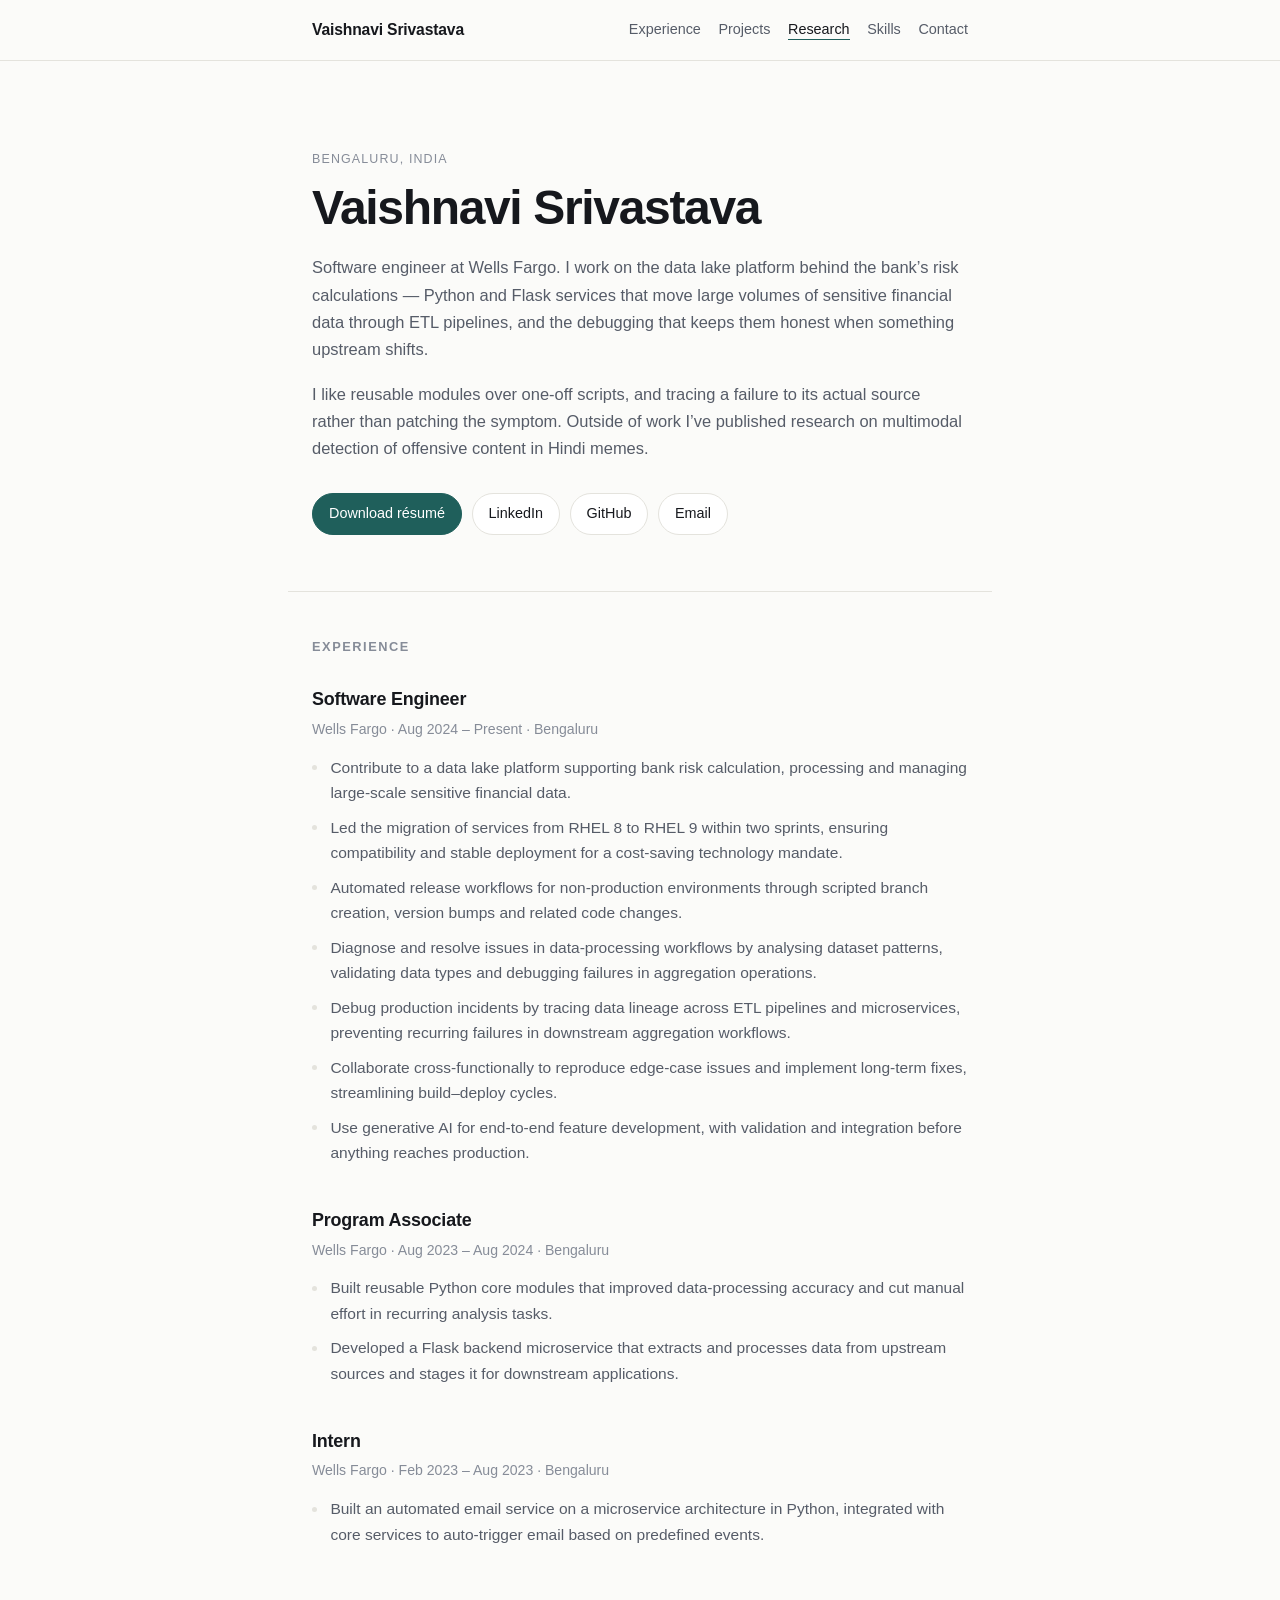
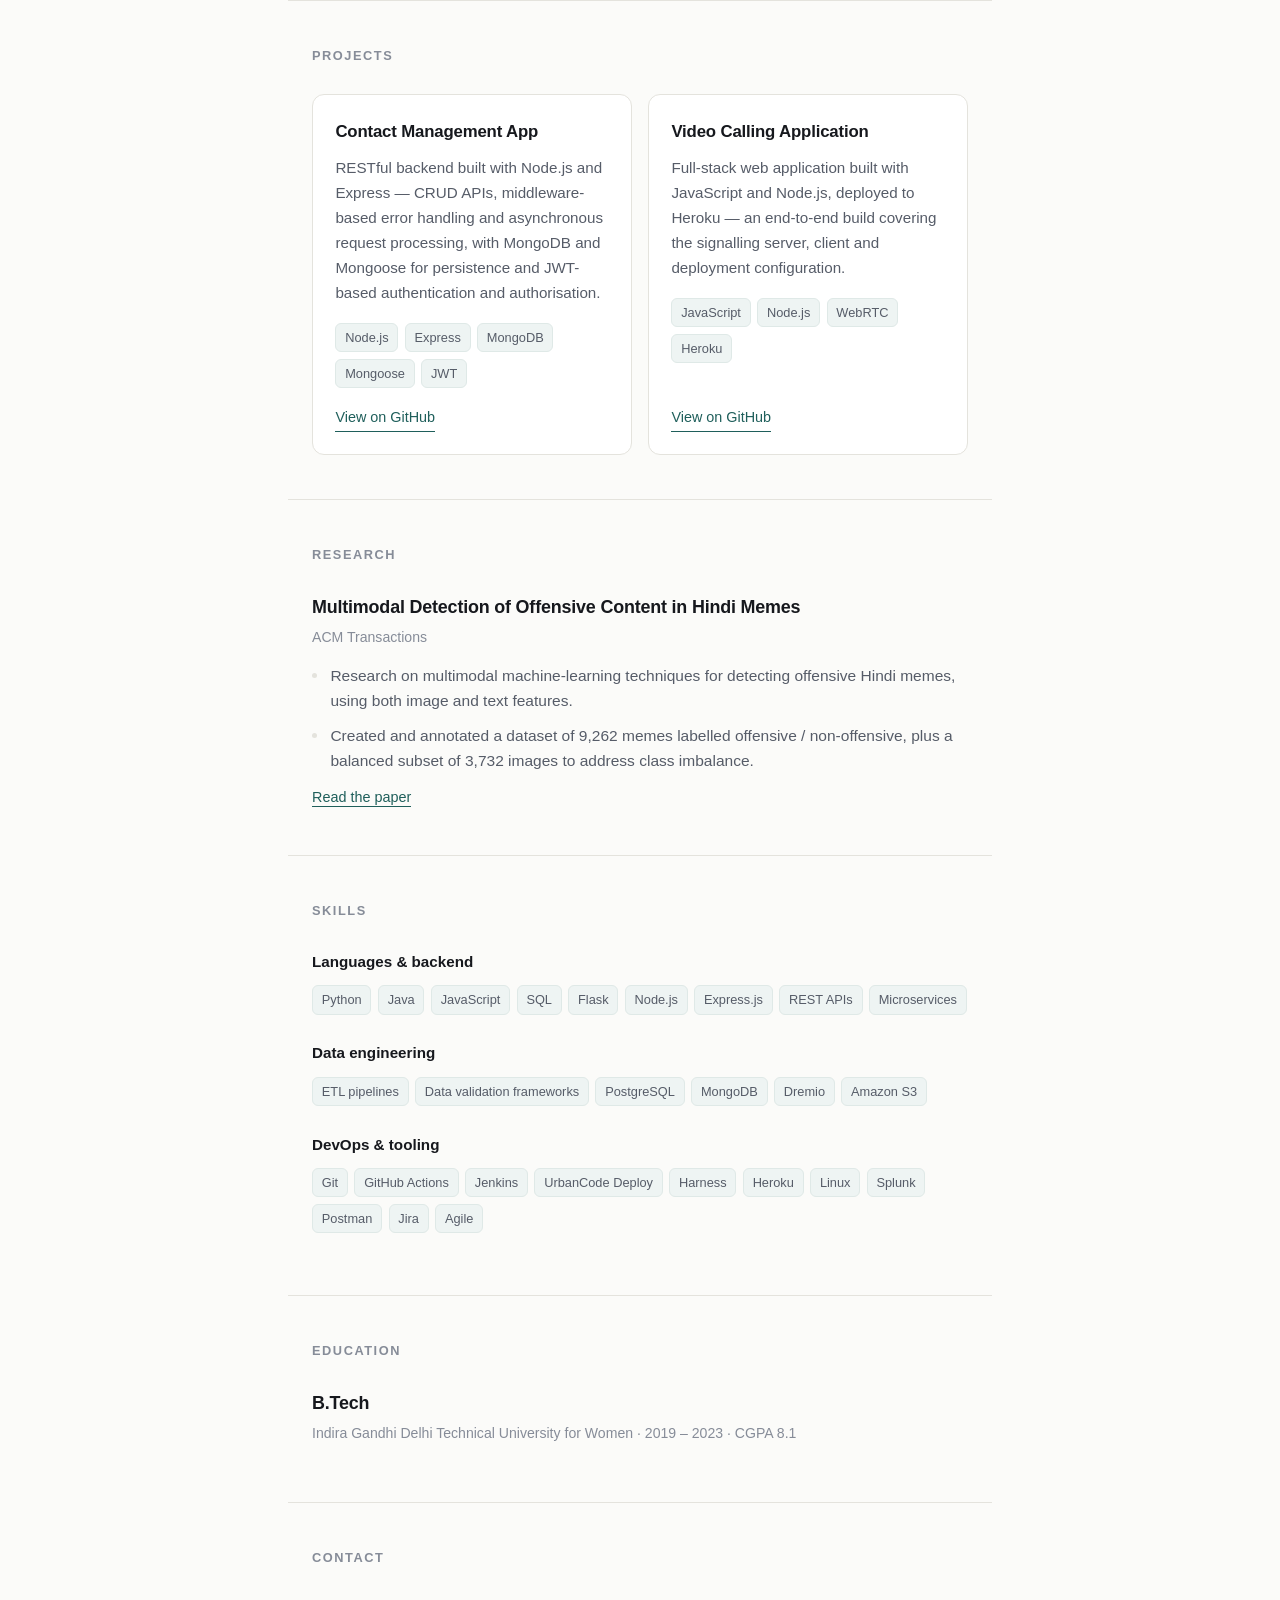
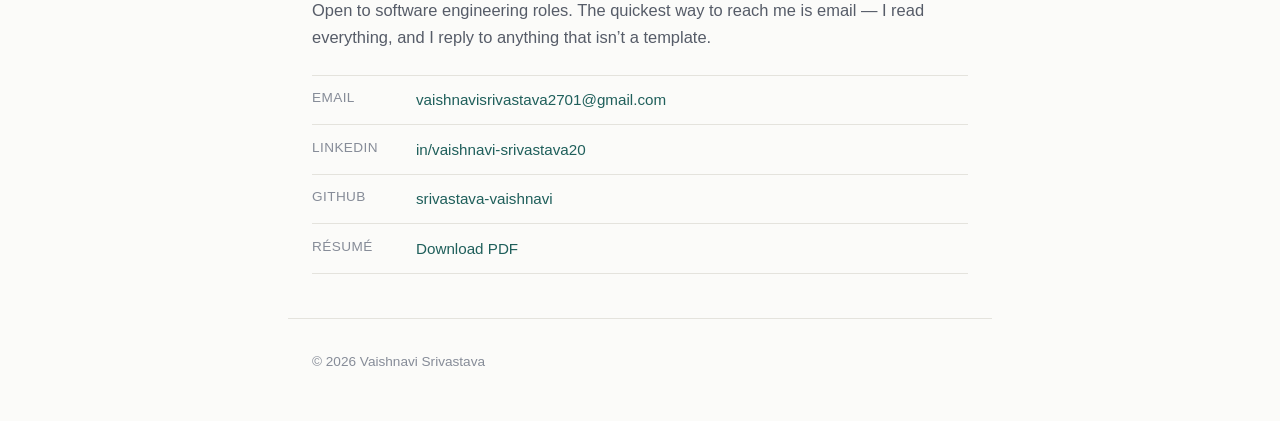
<file: index.html>
<!DOCTYPE html>
<html lang="en">
<head>
<meta charset="utf-8">
<meta name="viewport" content="width=device-width, initial-scale=1">
<title>Vaishnavi Srivastava — Software Engineer</title>
<meta name="description" content="Software engineer at Wells Fargo working on data lake platforms, ETL pipelines and Python backend services. Bengaluru, India.">
<meta name="author" content="Vaishnavi Srivastava">
<link rel="canonical" href="https://srivastava-vaishnavi.github.io/">
<meta name="theme-color" content="#fbfbf9">

<meta property="og:type" content="website">
<meta property="og:title" content="Vaishnavi Srivastava — Software Engineer">
<meta property="og:description" content="Software engineer at Wells Fargo working on data lake platforms, ETL pipelines and Python backend services.">
<meta property="og:url" content="https://srivastava-vaishnavi.github.io/">
<meta name="twitter:card" content="summary">

<link rel="icon" href="favicon.svg" type="image/svg+xml">
<link rel="stylesheet" href="styles.css">
</head>
<body>

<a class="skip" href="#main">Skip to content</a>

<header class="topbar">
  <div class="wrap topbar-inner">
    <a class="wordmark" href="#top">Vaishnavi&nbsp;Srivastava</a>
    <nav aria-label="Sections">
      <ul class="navlist">
        <li><a href="#experience">Experience</a></li>
        <li><a href="#projects">Projects</a></li>
        <li><a href="#research">Research</a></li>
        <li><a href="#skills">Skills</a></li>
        <li><a href="#contact">Contact</a></li>
      </ul>
    </nav>
  </div>
</header>

<main id="main">

  <section id="top" class="hero wrap">
    <p class="eyebrow">Bengaluru, India</p>
    <h1>Vaishnavi Srivastava</h1>
    <p class="lede">
      Software engineer at Wells Fargo. I work on the data lake platform behind the
      bank&rsquo;s risk calculations — Python and Flask services that move large volumes of
      sensitive financial data through ETL pipelines, and the debugging that keeps them honest
      when something upstream shifts.
    </p>
    <p class="lede">
      I like reusable modules over one-off scripts, and tracing a failure to its actual source
      rather than patching the symptom. Outside of work I&rsquo;ve published research on
      multimodal detection of offensive content in Hindi memes.
    </p>

    <div class="actions">
      <a class="btn btn-primary" href="Vaishnavi-Srivastava-Resume.pdf">Download résumé</a>
      <a class="btn" href="https://www.linkedin.com/in/vaishnavi-srivastava20/" target="_blank" rel="noopener">LinkedIn</a>
      <a class="btn" href="https://github.com/srivastava-vaishnavi" target="_blank" rel="noopener">GitHub</a>
      <a class="btn" href="mailto:vaishnavisrivastava2701@gmail.com">Email</a>
    </div>
  </section>

  <section id="experience" class="wrap section">
    <h2>Experience</h2>

    <article class="entry">
      <div class="entry-head">
        <h3>Software Engineer</h3>
        <p class="meta">Wells Fargo · Aug 2024 – Present · Bengaluru</p>
      </div>
      <ul class="bullets">
        <li>Contribute to a data lake platform supporting bank risk calculation, processing and
            managing large-scale sensitive financial data.</li>
        <li>Led the migration of services from RHEL 8 to RHEL 9 within two sprints, ensuring
            compatibility and stable deployment for a cost-saving technology mandate.</li>
        <li>Automated release workflows for non-production environments through scripted branch
            creation, version bumps and related code changes.</li>
        <li>Diagnose and resolve issues in data-processing workflows by analysing dataset patterns,
            validating data types and debugging failures in aggregation operations.</li>
        <li>Debug production incidents by tracing data lineage across ETL pipelines and
            microservices, preventing recurring failures in downstream aggregation workflows.</li>
        <li>Collaborate cross-functionally to reproduce edge-case issues and implement long-term
            fixes, streamlining build–deploy cycles.</li>
        <li>Use generative AI for end-to-end feature development, with validation and integration
            before anything reaches production.</li>
      </ul>
    </article>

    <article class="entry">
      <div class="entry-head">
        <h3>Program Associate</h3>
        <p class="meta">Wells Fargo · Aug 2023 – Aug 2024 · Bengaluru</p>
      </div>
      <ul class="bullets">
        <li>Built reusable Python core modules that improved data-processing accuracy and cut
            manual effort in recurring analysis tasks.</li>
        <li>Developed a Flask backend microservice that extracts and processes data from upstream
            sources and stages it for downstream applications.</li>
      </ul>
    </article>

    <article class="entry">
      <div class="entry-head">
        <h3>Intern</h3>
        <p class="meta">Wells Fargo · Feb 2023 – Aug 2023 · Bengaluru</p>
      </div>
      <ul class="bullets">
        <li>Built an automated email service on a microservice architecture in Python, integrated
            with core services to auto-trigger email based on predefined events.</li>
      </ul>
    </article>
  </section>

  <section id="projects" class="wrap section">
    <h2>Projects</h2>

    <div class="cards">
      <article class="card">
        <h3>Contact Management App</h3>
        <p>
          RESTful backend built with Node.js and Express — CRUD APIs, middleware-based error
          handling and asynchronous request processing, with MongoDB and Mongoose for persistence
          and JWT-based authentication and authorisation.
        </p>
        <ul class="tags">
          <li>Node.js</li><li>Express</li><li>MongoDB</li><li>Mongoose</li><li>JWT</li>
        </ul>
        <a class="cardlink" href="https://github.com/srivastava-vaishnavi/MYCONTACT-BACKEND" target="_blank" rel="noopener">View on GitHub</a>
      </article>

      <article class="card">
        <h3>Video Calling Application</h3>
        <p>
          Full-stack web application built with JavaScript and Node.js, deployed to Heroku —
          an end-to-end build covering the signalling server, client and deployment configuration.
        </p>
        <ul class="tags">
          <li>JavaScript</li><li>Node.js</li><li>WebRTC</li><li>Heroku</li>
        </ul>
        <a class="cardlink" href="https://github.com/srivastava-vaishnavi/Video-calling" target="_blank" rel="noopener">View on GitHub</a>
      </article>
    </div>
  </section>

  <section id="research" class="wrap section">
    <h2>Research</h2>
    <article class="entry">
      <div class="entry-head">
        <h3>Multimodal Detection of Offensive Content in Hindi Memes</h3>
        <p class="meta">ACM Transactions</p>
      </div>
      <ul class="bullets">
        <li>Research on multimodal machine-learning techniques for detecting offensive Hindi
            memes, using both image and text features.</li>
        <li>Created and annotated a dataset of 9,262 memes labelled offensive / non-offensive,
            plus a balanced subset of 3,732 images to address class imbalance.</li>
      </ul>
      <a class="cardlink" href="https://dl.acm.org/doi/10.1145/3717611" target="_blank" rel="noopener">Read the paper</a>
    </article>
  </section>

  <section id="skills" class="wrap section">
    <h2>Skills</h2>

    <div class="skillgroup">
      <h3>Languages &amp; backend</h3>
      <ul class="tags">
        <li>Python</li><li>Java</li><li>JavaScript</li><li>SQL</li><li>Flask</li>
        <li>Node.js</li><li>Express.js</li><li>REST APIs</li><li>Microservices</li>
      </ul>
    </div>

    <div class="skillgroup">
      <h3>Data engineering</h3>
      <ul class="tags">
        <li>ETL pipelines</li><li>Data validation frameworks</li><li>PostgreSQL</li>
        <li>MongoDB</li><li>Dremio</li><li>Amazon S3</li>
      </ul>
    </div>

    <div class="skillgroup">
      <h3>DevOps &amp; tooling</h3>
      <ul class="tags">
        <li>Git</li><li>GitHub Actions</li><li>Jenkins</li><li>UrbanCode Deploy</li>
        <li>Harness</li><li>Heroku</li><li>Linux</li><li>Splunk</li><li>Postman</li>
        <li>Jira</li><li>Agile</li>
      </ul>
    </div>
  </section>

  <section id="education" class="wrap section">
    <h2>Education</h2>
    <article class="entry">
      <div class="entry-head">
        <h3>B.Tech</h3>
        <p class="meta">Indira Gandhi Delhi Technical University for Women · 2019 – 2023 · CGPA 8.1</p>
      </div>
    </article>
  </section>

  <section id="contact" class="wrap section">
    <h2>Contact</h2>
    <p class="lede">
      Open to software engineering roles. The quickest way to reach me is email — I read
      everything, and I reply to anything that isn&rsquo;t a template.
    </p>
    <ul class="contactlist">
      <li><span>Email</span><a href="mailto:vaishnavisrivastava2701@gmail.com">vaishnavisrivastava2701@gmail.com</a></li>
      <li><span>LinkedIn</span><a href="https://www.linkedin.com/in/vaishnavi-srivastava20/" target="_blank" rel="noopener">in/vaishnavi-srivastava20</a></li>
      <li><span>GitHub</span><a href="https://github.com/srivastava-vaishnavi" target="_blank" rel="noopener">srivastava-vaishnavi</a></li>
      <li><span>Résumé</span><a href="Vaishnavi-Srivastava-Resume.pdf">Download PDF</a></li>
    </ul>
  </section>

</main>

<footer class="wrap">
  <p>&copy; <span id="year">2026</span> Vaishnavi Srivastava</p>
</footer>

<script src="script.js"></script>
</body>
</html>
</file>
<file: styles.css>
:root {
  --bg: #fbfbf9;
  --surface: #ffffff;
  --ink: #16181d;
  --ink-soft: #565c68;
  --ink-faint: #868c98;
  --line: #e4e3dd;
  --accent: #1f5f5b;
  --accent-soft: #eef4f3;
  --measure: 44rem;
  --pad: 1.5rem;
}

*, *::before, *::after { box-sizing: border-box; }

html {
  scroll-behavior: smooth;
  scroll-padding-top: 5rem;
  -webkit-text-size-adjust: 100%;
}

body {
  margin: 0;
  background: var(--bg);
  color: var(--ink);
  font-family: -apple-system, BlinkMacSystemFont, "Segoe UI", Roboto, Helvetica, Arial, sans-serif;
  font-size: 17px;
  line-height: 1.65;
  -webkit-font-smoothing: antialiased;
}

a { color: var(--accent); }

:focus-visible {
  outline: 2px solid var(--accent);
  outline-offset: 3px;
  border-radius: 2px;
}

.wrap {
  max-width: var(--measure);
  margin: 0 auto;
  padding-left: var(--pad);
  padding-right: var(--pad);
}

.skip {
  position: absolute;
  left: -9999px;
  top: 0;
  background: var(--ink);
  color: #fff;
  padding: 0.6rem 1rem;
  z-index: 20;
  text-decoration: none;
}
.skip:focus { left: 0.5rem; top: 0.5rem; }

/* ---------- top bar ---------- */

.topbar {
  position: sticky;
  top: 0;
  z-index: 10;
  background: var(--bg);
  border-bottom: 1px solid var(--line);
}

.topbar-inner {
  display: flex;
  align-items: center;
  justify-content: space-between;
  gap: 1rem;
  flex-wrap: wrap;
  min-height: 3.75rem;
  padding-top: 0.5rem;
  padding-bottom: 0.5rem;
}

.wordmark {
  font-weight: 600;
  letter-spacing: -0.01em;
  color: var(--ink);
  text-decoration: none;
  font-size: 0.98rem;
}

.navlist {
  display: flex;
  flex-wrap: wrap;
  gap: 1.1rem;
  list-style: none;
  margin: 0;
  padding: 0;
  font-size: 0.9rem;
}

.navlist a {
  color: var(--ink-soft);
  text-decoration: none;
  padding-bottom: 2px;
  border-bottom: 1px solid transparent;
}
.navlist a:hover { color: var(--ink); }
.navlist a.current {
  color: var(--ink);
  border-bottom-color: var(--accent);
}

/* ---------- hero ---------- */

.hero {
  padding-top: 5.5rem;
  padding-bottom: 3.5rem;
}

.eyebrow {
  margin: 0 0 0.75rem;
  font-size: 0.78rem;
  letter-spacing: 0.09em;
  text-transform: uppercase;
  color: var(--ink-faint);
}

h1 {
  margin: 0 0 1.25rem;
  font-size: clamp(2.1rem, 6vw, 3rem);
  line-height: 1.1;
  letter-spacing: -0.028em;
  font-weight: 650;
}

.lede {
  margin: 0 0 1.1rem;
  color: var(--ink-soft);
  font-size: 1.03rem;
}

.actions {
  display: flex;
  flex-wrap: wrap;
  gap: 0.6rem;
  margin-top: 1.9rem;
}

.btn {
  display: inline-block;
  padding: 0.52rem 1rem;
  border: 1px solid var(--line);
  border-radius: 999px;
  background: var(--surface);
  color: var(--ink);
  font-size: 0.9rem;
  text-decoration: none;
  transition: border-color 0.15s ease, background-color 0.15s ease, transform 0.15s ease;
}
.btn:hover {
  border-color: var(--accent);
  background: var(--accent-soft);
  transform: translateY(-1px);
}

.btn-primary {
  background: var(--accent);
  border-color: var(--accent);
  color: #fff;
}
.btn-primary:hover {
  background: #174a47;
  border-color: #174a47;
  color: #fff;
}

/* ---------- sections ---------- */

.section {
  padding-top: 2.75rem;
  padding-bottom: 2.75rem;
  border-top: 1px solid var(--line);
}

h2 {
  margin: 0 0 1.75rem;
  font-size: 0.8rem;
  font-weight: 600;
  letter-spacing: 0.12em;
  text-transform: uppercase;
  color: var(--ink-faint);
}

.entry { margin-bottom: 2.5rem; }
.entry:last-child { margin-bottom: 0; }

.entry-head { margin-bottom: 0.85rem; }

.entry-head h3 {
  margin: 0 0 0.2rem;
  font-size: 1.12rem;
  font-weight: 600;
  letter-spacing: -0.01em;
}

.meta {
  margin: 0;
  font-size: 0.88rem;
  color: var(--ink-faint);
}

.bullets {
  margin: 0;
  padding: 0;
  list-style: none;
  color: var(--ink-soft);
}

.bullets li {
  position: relative;
  padding-left: 1.15rem;
  margin-bottom: 0.55rem;
  font-size: 0.97rem;
}

.bullets li::before {
  content: "";
  position: absolute;
  left: 0;
  top: 0.68em;
  width: 5px;
  height: 5px;
  border-radius: 50%;
  background: var(--line);
}

/* ---------- project cards ---------- */

.cards {
  display: grid;
  gap: 1rem;
  grid-template-columns: repeat(auto-fit, minmax(17rem, 1fr));
}

.card {
  background: var(--surface);
  border: 1px solid var(--line);
  border-radius: 12px;
  padding: 1.4rem;
  display: flex;
  flex-direction: column;
  transition: border-color 0.15s ease, box-shadow 0.15s ease;
}
.card:hover {
  border-color: #cfd6d4;
  box-shadow: 0 6px 22px rgba(22, 24, 29, 0.05);
}

.card h3 {
  margin: 0 0 0.6rem;
  font-size: 1.05rem;
  font-weight: 600;
  letter-spacing: -0.01em;
}

.card p {
  margin: 0 0 1.1rem;
  color: var(--ink-soft);
  font-size: 0.95rem;
}

.cardlink {
  margin-top: auto;
  align-self: flex-start;
  font-size: 0.9rem;
  text-decoration: none;
  border-bottom: 1px solid currentColor;
  padding-bottom: 1px;
}
.cardlink:hover { color: #174a47; }

/* ---------- tags ---------- */

.tags {
  display: flex;
  flex-wrap: wrap;
  gap: 0.4rem;
  list-style: none;
  margin: 0 0 1.1rem;
  padding: 0;
}

.tags li {
  font-size: 0.8rem;
  color: var(--ink-soft);
  background: var(--accent-soft);
  border: 1px solid #dfe9e7;
  border-radius: 6px;
  padding: 0.2rem 0.55rem;
  white-space: nowrap;
}

.skillgroup { margin-bottom: 1.6rem; }
.skillgroup:last-child { margin-bottom: 0; }

.skillgroup h3 {
  margin: 0 0 0.7rem;
  font-size: 0.95rem;
  font-weight: 600;
}

/* ---------- contact ---------- */

.contactlist {
  list-style: none;
  margin: 1.5rem 0 0;
  padding: 0;
}

.contactlist li {
  display: flex;
  flex-wrap: wrap;
  gap: 0.35rem 1rem;
  padding: 0.7rem 0;
  border-bottom: 1px solid var(--line);
  font-size: 0.95rem;
}
.contactlist li:first-child { border-top: 1px solid var(--line); }

.contactlist span {
  flex: 0 0 5.5rem;
  color: var(--ink-faint);
  font-size: 0.85rem;
  letter-spacing: 0.03em;
  text-transform: uppercase;
}

.contactlist a {
  text-decoration: none;
  border-bottom: 1px solid transparent;
  word-break: break-word;
}
.contactlist a:hover { border-bottom-color: currentColor; }

/* ---------- footer ---------- */

footer {
  padding-top: 2rem;
  padding-bottom: 3rem;
  border-top: 1px solid var(--line);
  color: var(--ink-faint);
  font-size: 0.85rem;
}
footer p { margin: 0; }

/* ---------- responsive ---------- */

@media (max-width: 34rem) {
  html { scroll-padding-top: 9.5rem; }
  body { font-size: 16px; }
  .hero { padding-top: 3.25rem; }
  .navlist { gap: 0.85rem; font-size: 0.85rem; }
  .actions .btn { flex: 1 1 auto; text-align: center; }
  .contactlist span { flex-basis: 100%; }
}

@media (prefers-reduced-motion: reduce) {
  html { scroll-behavior: auto; }
  * { transition: none !important; }
}

@media print {
  .topbar, .actions, .skip { display: none; }
  body { background: #fff; font-size: 11pt; }
  .section { border-top: none; padding: 0.75rem 0; }
  a { color: inherit; text-decoration: none; }
}
</file>
